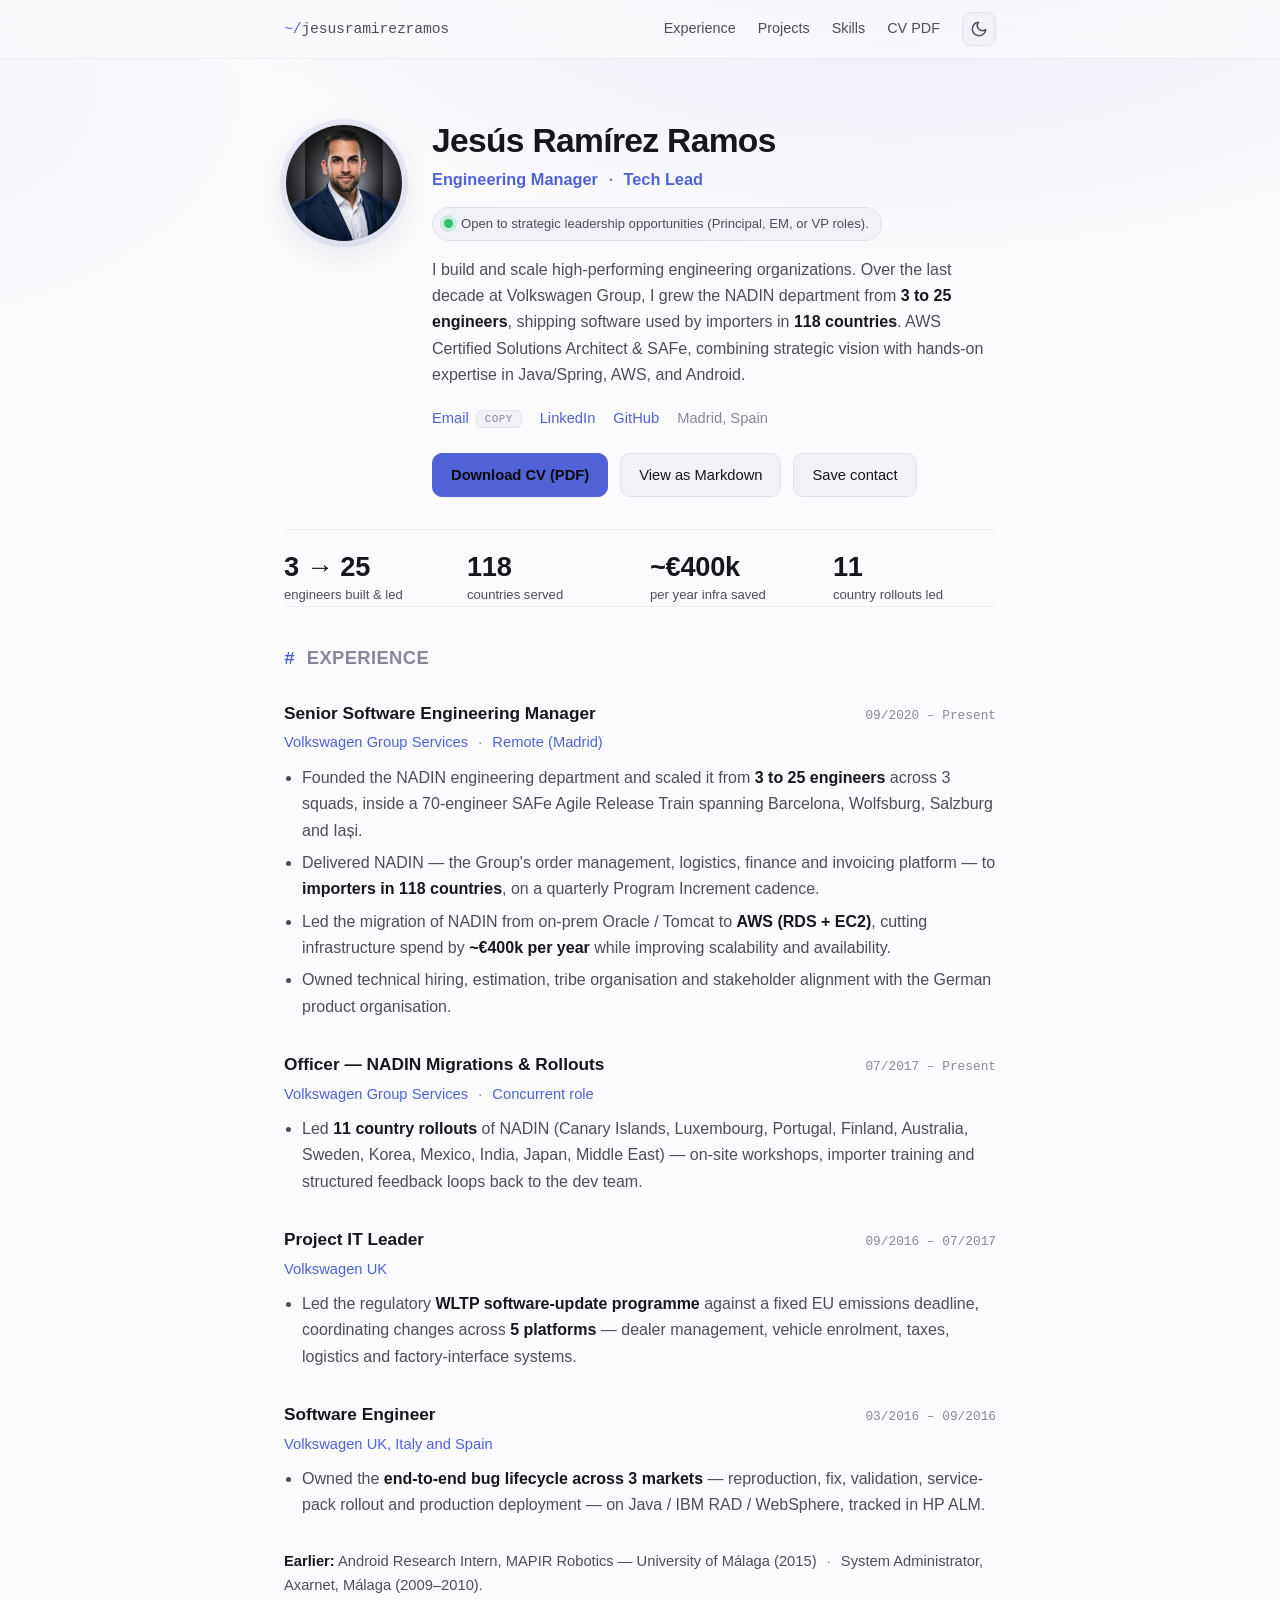
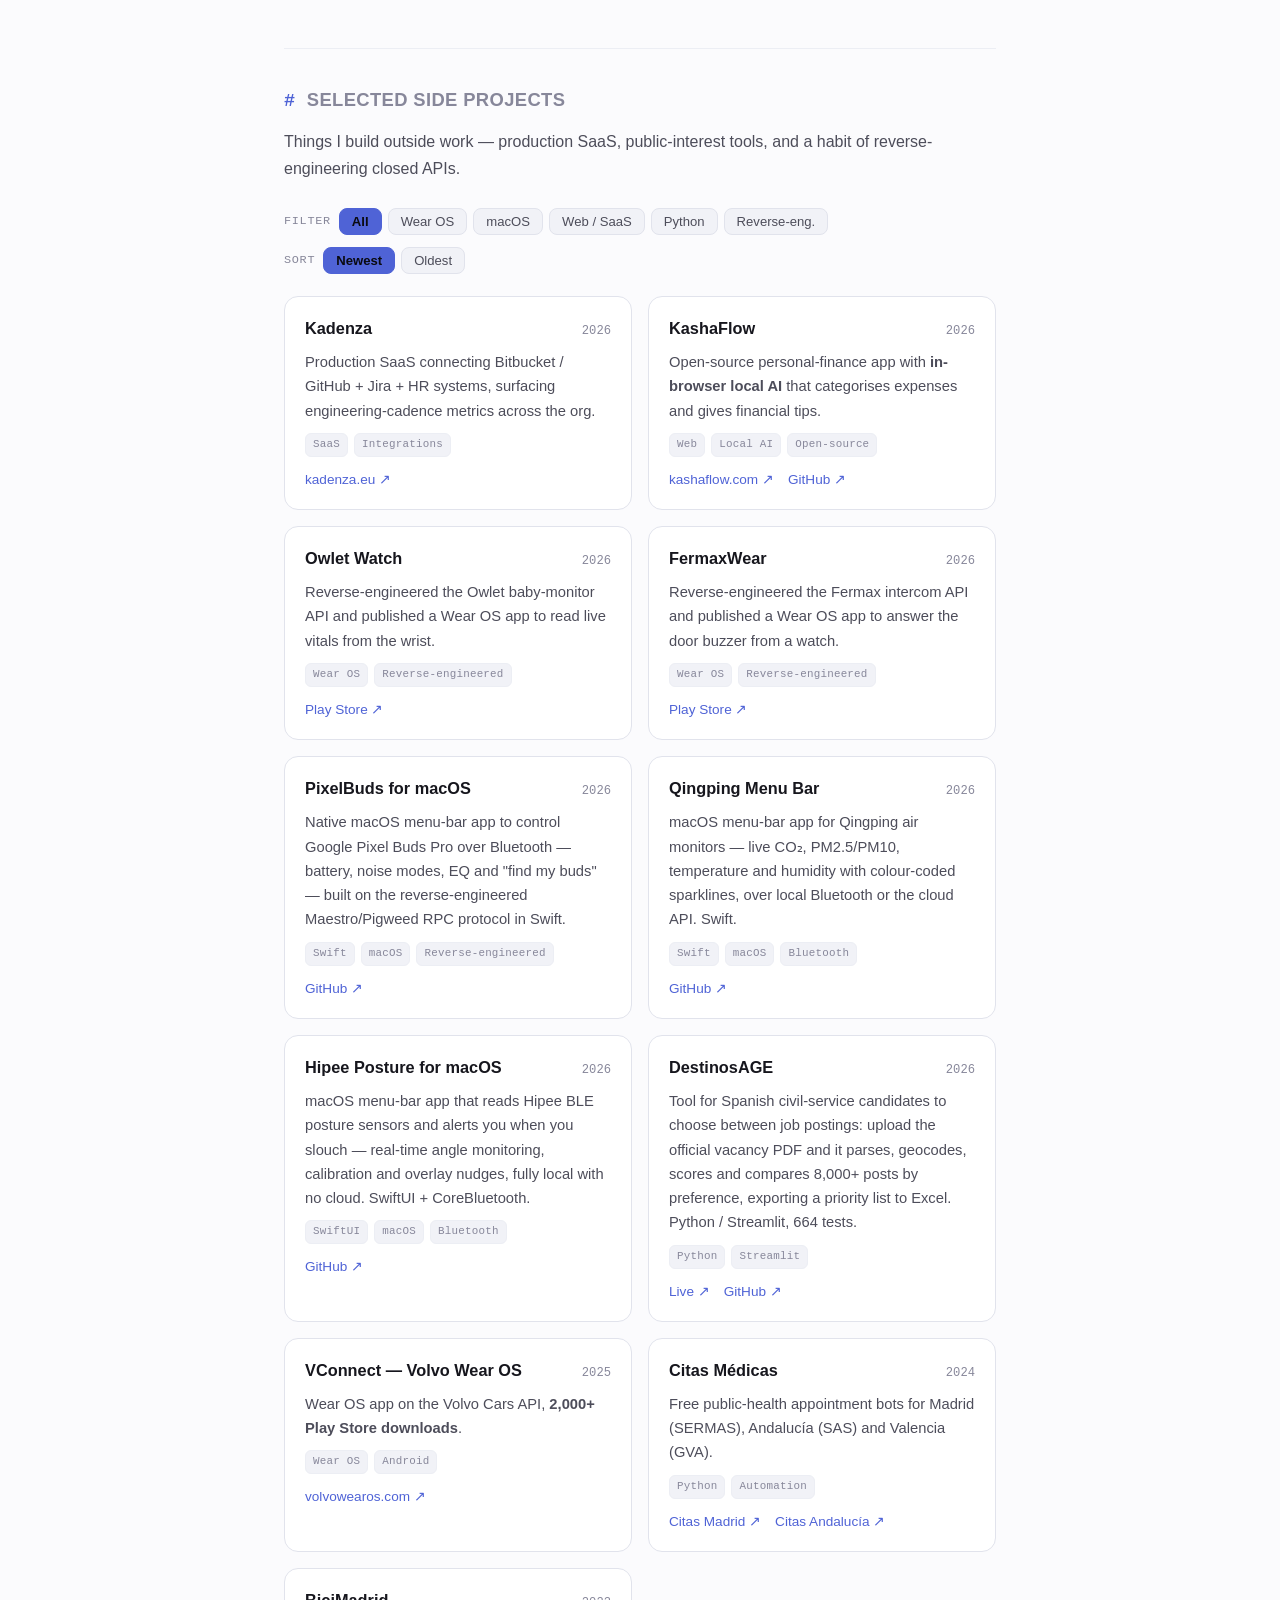
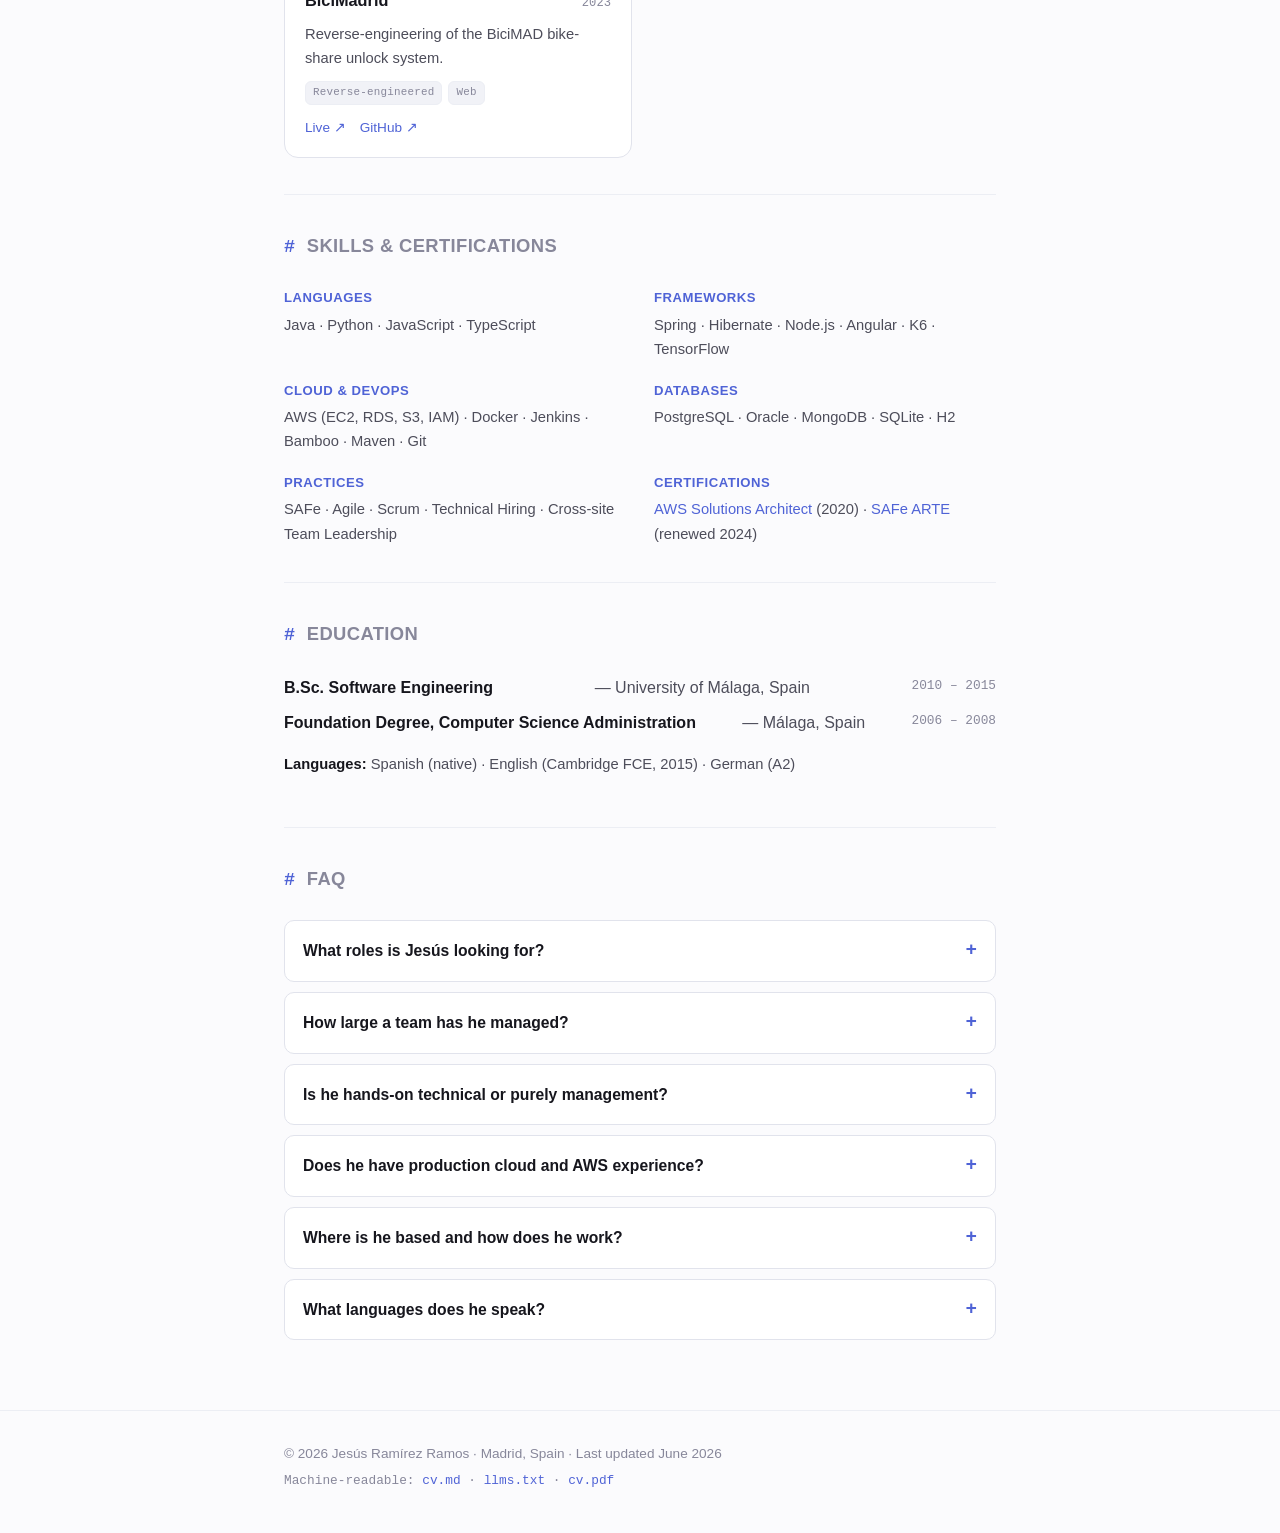
<file: index.html>
<!DOCTYPE html>
<html lang="en">
<head>
<meta charset="utf-8" />
<meta name="viewport" content="width=device-width, initial-scale=1" />
<meta name="color-scheme" content="dark light" />
<title>Jesús Ramírez Ramos — Engineering Manager &amp; Tech Lead</title>
<meta name="description" content="Jesús Ramírez Ramos — Engineering Manager and Tech Lead with 10+ years at Volkswagen Group. Built and scaled the NADIN engineering department from 3 to 25 engineers. AWS Certified Solutions Architect & SAFe. Based in Madrid, Spain." />
<meta name="author" content="Jesús Ramírez Ramos" />
<link rel="canonical" href="https://jesusramirezramos.com/" />

<!-- Open Graph / social + LLM preview -->
<meta property="og:type" content="profile" />
<meta property="og:title" content="Jesús Ramírez Ramos — Engineering Manager & Tech Lead" />
<meta property="og:description" content="Engineering Manager with 10+ years at Volkswagen Group. Scaled NADIN from 3 to 25 engineers, delivering software used by importers in 118 countries. AWS Certified Solutions Architect & SAFe." />
<meta property="og:url" content="https://jesusramirezramos.com/" />
<meta property="og:image" content="https://jesusramirezramos.com/assets/og.png" />
<meta property="og:image:width" content="1200" />
<meta property="og:image:height" content="630" />
<meta property="og:image:alt" content="Jesús Ramírez Ramos — Engineering Manager & Tech Lead" />
<meta property="profile:first_name" content="Jesús" />
<meta property="profile:last_name" content="Ramírez Ramos" />
<meta name="twitter:card" content="summary_large_image" />
<meta name="twitter:image" content="https://jesusramirezramos.com/assets/og.png" />

<!-- Tell models where the machine-readable versions live -->
<link rel="alternate" type="text/markdown" href="cv.md" title="CV (Markdown source)" />
<link rel="alternate" type="application/pdf" href="cv.pdf" title="CV (PDF)" />

<!-- Icons / PWA -->
<link rel="icon" href="favicon.svg" type="image/svg+xml" />
<link rel="icon" href="data:image/svg+xml,&lt;svg xmlns=%22http://www.w3.org/2000/svg%22 viewBox=%220 0 100 100%22&gt;&lt;rect width=%22100%22 height=%22100%22 rx=%2220%22 fill=%22%230b0b12%22/&gt;&lt;text x=%2250%22 y=%2268%22 font-size=%2256%22 text-anchor=%22middle%22 fill=%22%237c9cff%22 font-family=%22monospace%22&gt;J&lt;/text&gt;&lt;/svg&gt;" />
<link rel="apple-touch-icon" href="assets/apple-touch-icon.png" />
<meta name="theme-color" content="#0a0a0f" media="(prefers-color-scheme: dark)" />
<meta name="theme-color" content="#fbfbfd" media="(prefers-color-scheme: light)" />
<!-- Set theme before first paint (no flash). Saved choice wins; otherwise follow the OS. -->
<script>
  (function () {
    try {
      var saved = localStorage.getItem('theme');
      var theme = saved || (window.matchMedia('(prefers-color-scheme: light)').matches ? 'light' : 'dark');
      document.documentElement.setAttribute('data-theme', theme);
    } catch (e) {
      document.documentElement.setAttribute('data-theme', 'dark');
    }
  })();
</script>
<link rel="stylesheet" href="styles.css" />

<!-- Structured data: this is what Google / AI crawlers parse for entity understanding -->
<script type="application/ld+json">
{
  "@context": "https://schema.org",
  "@type": "Person",
  "@id": "https://jesusramirezramos.com/#person",
  "name": "Jesús Ramírez Ramos",
  "givenName": "Jesús",
  "familyName": "Ramírez Ramos",
  "jobTitle": "Engineering Manager / Tech Lead",
  "url": "https://jesusramirezramos.com/",
  "image": "https://jesusramirezramos.com/assets/avatar.jpg",
  "email": "mailto:contact@jesusramirezramos.com",
  "telephone": "+34645936524",
  "description": "Engineering Manager with 10+ years at Volkswagen Group. Built and scaled the NADIN engineering department from 3 people to a 25-engineer, 3-squad organisation inside a 70-engineer SAFe Agile Release Train across Spain, Germany, Austria and Romania, delivering software used by importers in 118 countries.",
  "address": {
    "@type": "PostalAddress",
    "addressLocality": "Madrid",
    "addressCountry": "ES"
  },
  "worksFor": {
    "@type": "Organization",
    "name": "Volkswagen Group Services"
  },
  "alumniOf": [
    { "@type": "CollegeOrUniversity", "name": "University of Málaga" }
  ],
  "knowsLanguage": [
    { "@type": "Language", "name": "Spanish", "alternateName": "es" },
    { "@type": "Language", "name": "English", "alternateName": "en" },
    { "@type": "Language", "name": "German", "alternateName": "de" }
  ],
  "knowsAbout": [
    "Engineering Management", "Java", "Spring", "Python", "JavaScript", "TypeScript",
    "AWS", "Solutions Architecture", "Docker", "Android", "Wear OS",
    "SAFe", "Agile", "Scrum", "Technical Hiring", "Cross-site Team Leadership",
    "PostgreSQL", "Oracle", "MongoDB"
  ],
  "hasCredential": [
    {
      "@type": "EducationalOccupationalCredential",
      "name": "AWS Certified Solutions Architect",
      "credentialCategory": "certification",
      "recognizedBy": { "@type": "Organization", "name": "Amazon Web Services" },
      "url": "https://www.credly.com/badges/347bba09-4683-4885-9881-ff935f0db227/public_url"
    },
    {
      "@type": "EducationalOccupationalCredential",
      "name": "SAFe® Agile Release Train Engineer",
      "credentialCategory": "certification",
      "recognizedBy": { "@type": "Organization", "name": "Scaled Agile, Inc." },
      "url": "https://www.credly.com/badges/252d535f-6ab0-469d-986c-acea51faed7e/linked_in_profile"
    }
  ],
  "sameAs": [
    "https://www.linkedin.com/in/kashamalaga/",
    "https://github.com/KashaMalaga"
  ]
}
</script>

<!-- FAQ structured data: surfaced by Google and LLMs when answering questions about Jesús -->
<script type="application/ld+json">
{
  "@context": "https://schema.org",
  "@type": "FAQPage",
  "mainEntity": [
    {
      "@type": "Question",
      "name": "What roles is Jesús looking for?",
      "acceptedAnswer": { "@type": "Answer", "text": "Engineering Manager, Tech Lead, and senior platform/cloud leadership roles. He has run multi-squad organisations and is equally comfortable owning delivery, hiring and technical direction." }
    },
    {
      "@type": "Question",
      "name": "How large a team has he managed?",
      "acceptedAnswer": { "@type": "Answer", "text": "He founded the NADIN engineering department at Volkswagen Group and scaled it from 3 to 25 engineers across 3 squads, operating inside a 70-engineer SAFe Agile Release Train spanning Spain, Germany, Austria and Romania." }
    },
    {
      "@type": "Question",
      "name": "Is he hands-on technical or purely management?",
      "acceptedAnswer": { "@type": "Answer", "text": "Both. He is an AWS Certified Solutions Architect and still ships code — recent side projects span Java/Spring, AWS, Python/Streamlit and native macOS and Wear OS apps, several built by reverse-engineering closed device APIs." }
    },
    {
      "@type": "Question",
      "name": "Does he have production cloud and AWS experience?",
      "acceptedAnswer": { "@type": "Answer", "text": "Yes. He led the migration of NADIN from on-prem Oracle/Tomcat to AWS (RDS + EC2), cutting infrastructure spend by roughly €400k per year while improving scalability and availability, and holds the AWS Certified Solutions Architect credential." }
    },
    {
      "@type": "Question",
      "name": "Where is he based and how does he work?",
      "acceptedAnswer": { "@type": "Answer", "text": "He is based in Madrid, Spain and works remotely. He has a decade of experience leading distributed teams and running on-site rollouts across Europe, Asia, Australia and the Americas." }
    },
    {
      "@type": "Question",
      "name": "What languages does he speak?",
      "acceptedAnswer": { "@type": "Answer", "text": "Spanish (native), English (Cambridge FCE) and German (A2)." }
    }
  ]
}
</script>

<!-- Site + profile page: tells crawlers this is the canonical profile and how fresh it is -->
<script type="application/ld+json">
{
  "@context": "https://schema.org",
  "@graph": [
    {
      "@type": "WebSite",
      "@id": "https://jesusramirezramos.com/#website",
      "url": "https://jesusramirezramos.com/",
      "name": "Jesús Ramírez Ramos",
      "inLanguage": "en",
      "author": { "@id": "https://jesusramirezramos.com/#person" }
    },
    {
      "@type": "ProfilePage",
      "@id": "https://jesusramirezramos.com/#profilepage",
      "url": "https://jesusramirezramos.com/",
      "name": "Jesús Ramírez Ramos — Engineering Manager & Tech Lead",
      "isPartOf": { "@id": "https://jesusramirezramos.com/#website" },
      "dateModified": "2026-06-30",
      "mainEntity": { "@id": "https://jesusramirezramos.com/#person" }
    }
  ]
}
</script>

<!-- Side projects as structured items so an LLM can cite them individually -->
<script type="application/ld+json">
{
  "@context": "https://schema.org",
  "@type": "ItemList",
  "name": "Side projects by Jesús Ramírez Ramos",
  "itemListOrder": "https://schema.org/ItemListOrderDescending",
  "itemListElement": [
    { "@type": "ListItem", "position": 1, "item": {
      "@type": "WebApplication", "name": "Kadenza", "url": "https://kadenza.eu",
      "applicationCategory": "BusinessApplication", "datePublished": "2026",
      "description": "Production SaaS connecting Bitbucket/GitHub, Jira and HR systems to surface engineering-cadence metrics across an organisation.",
      "author": { "@id": "https://jesusramirezramos.com/#person" } } },
    { "@type": "ListItem", "position": 2, "item": {
      "@type": "WebApplication", "name": "KashaFlow", "url": "https://kashaflow.com",
      "applicationCategory": "FinanceApplication", "datePublished": "2026",
      "description": "Open-source personal-finance app with in-browser local AI that categorises expenses and gives financial tips.",
      "author": { "@id": "https://jesusramirezramos.com/#person" } } },
    { "@type": "ListItem", "position": 3, "item": {
      "@type": "MobileApplication", "name": "Owlet Watch", "url": "https://play.google.com/store/apps/details?id=com.kshmlg.owletwatch",
      "operatingSystem": "Wear OS", "applicationCategory": "HealthApplication", "datePublished": "2026",
      "description": "Wear OS app built by reverse-engineering the Owlet baby-monitor API to read live vitals from the wrist.",
      "author": { "@id": "https://jesusramirezramos.com/#person" } } },
    { "@type": "ListItem", "position": 4, "item": {
      "@type": "MobileApplication", "name": "FermaxWear", "url": "https://play.google.com/store/apps/details?id=com.kashamlg.fermaxwear",
      "operatingSystem": "Wear OS", "applicationCategory": "UtilitiesApplication", "datePublished": "2026",
      "description": "Wear OS app built by reverse-engineering the Fermax intercom API to answer the door buzzer from a watch.",
      "author": { "@id": "https://jesusramirezramos.com/#person" } } },
    { "@type": "ListItem", "position": 5, "item": {
      "@type": "SoftwareApplication", "name": "PixelBuds for macOS", "url": "https://github.com/KashaMalaga/PixelBudsMacOS",
      "operatingSystem": "macOS", "applicationCategory": "UtilitiesApplication", "datePublished": "2026",
      "description": "Native macOS menu-bar app controlling Google Pixel Buds Pro over Bluetooth via the reverse-engineered Maestro/Pigweed RPC protocol. Swift.",
      "author": { "@id": "https://jesusramirezramos.com/#person" } } },
    { "@type": "ListItem", "position": 6, "item": {
      "@type": "SoftwareApplication", "name": "Qingping Menu Bar", "url": "https://github.com/KashaMalaga/QingpingMenuBar",
      "operatingSystem": "macOS", "applicationCategory": "UtilitiesApplication", "datePublished": "2026",
      "description": "macOS menu-bar app showing live CO₂, PM2.5/PM10, temperature and humidity from Qingping air monitors over Bluetooth or cloud. Swift.",
      "author": { "@id": "https://jesusramirezramos.com/#person" } } },
    { "@type": "ListItem", "position": 7, "item": {
      "@type": "SoftwareApplication", "name": "Hipee Posture for macOS", "url": "https://github.com/KashaMalaga/Hipee_Posture_MacOS",
      "operatingSystem": "macOS", "applicationCategory": "HealthApplication", "datePublished": "2026",
      "description": "macOS menu-bar app reading Hipee BLE posture sensors and alerting on slouching, fully local. SwiftUI + CoreBluetooth.",
      "author": { "@id": "https://jesusramirezramos.com/#person" } } },
    { "@type": "ListItem", "position": 8, "item": {
      "@type": "WebApplication", "name": "DestinosAGE", "url": "https://destinos-age.streamlit.app/",
      "applicationCategory": "BusinessApplication", "datePublished": "2026",
      "description": "Streamlit tool that parses official Spanish civil-service vacancy PDFs and scores/compares 8,000+ postings by preference, exporting a priority list to Excel. Python.",
      "author": { "@id": "https://jesusramirezramos.com/#person" } } },
    { "@type": "ListItem", "position": 9, "item": {
      "@type": "MobileApplication", "name": "VConnect — Volvo Wear OS", "url": "https://volvowearos.com",
      "operatingSystem": "Wear OS", "applicationCategory": "TravelApplication", "datePublished": "2025",
      "description": "Wear OS app on the Volvo Cars API, with 2,000+ Play Store downloads.",
      "author": { "@id": "https://jesusramirezramos.com/#person" } } },
    { "@type": "ListItem", "position": 10, "item": {
      "@type": "WebApplication", "name": "Citas Médicas", "url": "https://citas-mad.fly.dev",
      "applicationCategory": "HealthApplication", "datePublished": "2024",
      "description": "Free public-health appointment bots for Madrid (SERMAS), Andalucía (SAS) and Valencia (GVA). Python.",
      "author": { "@id": "https://jesusramirezramos.com/#person" } } },
    { "@type": "ListItem", "position": 11, "item": {
      "@type": "WebApplication", "name": "BiciMadrid", "url": "https://bicimadrid-lite.vercel.app/",
      "applicationCategory": "TravelApplication", "datePublished": "2023",
      "description": "Reverse-engineering of the BiciMAD bike-share unlock system.",
      "author": { "@id": "https://jesusramirezramos.com/#person" } } }
  ]
}
</script>
</head>

<body>
<a class="skip" href="#main">Skip to content</a>

<header class="site-header">
  <div class="wrap header-inner">
    <span class="brand"><span class="brand-mark">~/</span>jesusramirezramos</span>
    <nav aria-label="Primary">
      <a href="#experience">Experience</a>
      <a href="#projects">Projects</a>
      <a href="#skills">Skills</a>
      <a href="cv.pdf">CV&nbsp;PDF</a>
      <button id="theme-toggle" class="theme-toggle" type="button" aria-label="Switch colour theme">
        <svg class="icon-sun" width="18" height="18" viewBox="0 0 24 24" fill="none" stroke="currentColor" stroke-width="2" stroke-linecap="round" stroke-linejoin="round" aria-hidden="true">
          <circle cx="12" cy="12" r="4"></circle>
          <path d="M12 2v2M12 20v2M4.93 4.93l1.41 1.41M17.66 17.66l1.41 1.41M2 12h2M20 12h2M6.34 17.66l-1.41 1.41M19.07 4.93l-1.41 1.41"></path>
        </svg>
        <svg class="icon-moon" width="18" height="18" viewBox="0 0 24 24" fill="none" stroke="currentColor" stroke-width="2" stroke-linecap="round" stroke-linejoin="round" aria-hidden="true">
          <path d="M21 12.79A9 9 0 1 1 11.21 3 7 7 0 0 0 21 12.79z"></path>
        </svg>
      </button>
    </nav>
  </div>
</header>

<main id="main" class="wrap">

  <!-- HERO -->
  <section class="hero" aria-label="Introduction">
    <img class="avatar" src="assets/avatar.jpg" width="120" height="120"
         alt="Portrait of Jesús Ramírez Ramos" />
    <div class="hero-text">
      <h1>Jesús Ramírez Ramos</h1>
      <p class="role">Engineering Manager <span class="sep">·</span> Tech Lead</p>
      <p class="status">
        <span class="status-dot" aria-hidden="true"></span>
        Open to strategic leadership opportunities (Principal, EM, or VP roles).
      </p>

      <p class="tagline">
        I build and scale high-performing engineering organizations. Over the last decade at Volkswagen Group, 
        I grew the NADIN department from <strong>3 to 25 engineers</strong>, shipping software 
        used by importers in <strong>118 countries</strong>. AWS Certified Solutions Architect &amp; SAFe, 
        combining strategic vision with hands-on expertise in Java/Spring, AWS, and Android.
      </p>
      <ul class="contact" aria-label="Contact and profiles">
        <li>
          <a href="mailto:contact@jesusramirezramos.com">Email</a>
          <button type="button" class="copy-email" data-email="contact@jesusramirezramos.com" aria-label="Copy email address">
            <span class="copy-text">copy</span>
          </button>
        </li>
        <li><a href="https://www.linkedin.com/in/kashamalaga/" rel="me">LinkedIn</a></li>
        <li><a href="https://github.com/KashaMalaga" rel="me">GitHub</a></li>
        <li><span class="loc">Madrid, Spain</span></li>
      </ul>
      <div class="cta">
        <a class="btn btn-primary" href="cv.pdf">Download CV (PDF)</a>
        <a class="btn" href="cv.md">View as Markdown</a>
        <a class="btn" href="jesus-ramirez-ramos.vcf" download>Save contact</a>
      </div>
    </div>
  </section>

  <!-- METRICS -->
  <ul class="metrics" aria-label="Career highlights">
    <li><span class="metric-num">3&nbsp;→&nbsp;25</span><span class="metric-label">engineers built &amp; led</span></li>
    <li><span class="metric-num">118</span><span class="metric-label">countries served</span></li>
    <li><span class="metric-num">~€400k</span><span class="metric-label">per&nbsp;year infra saved</span></li>
    <li><span class="metric-num">11</span><span class="metric-label">country rollouts led</span></li>
  </ul>

  <!-- EXPERIENCE -->
  <section id="experience" aria-labelledby="experience-h">
    <h2 id="experience-h">Experience</h2>

    <article class="entry">
      <div class="entry-head">
        <h3>Senior Software Engineering Manager</h3>
        <span class="period">09/2020 – Present</span>
      </div>
      <p class="org">Volkswagen Group Services <span class="sep">·</span> Remote (Madrid)</p>
      <ul>
        <li>Founded the NADIN engineering department and scaled it from <strong>3 to 25 engineers</strong> across 3 squads, inside a 70-engineer SAFe Agile Release Train spanning Barcelona, Wolfsburg, Salzburg and Iași.</li>
        <li>Delivered NADIN — the Group's order management, logistics, finance and invoicing platform — to <strong>importers in 118 countries</strong>, on a quarterly Program Increment cadence.</li>
        <li>Led the migration of NADIN from on-prem Oracle / Tomcat to <strong>AWS (RDS + EC2)</strong>, cutting infrastructure spend by <strong>~€400k per year</strong> while improving scalability and availability.</li>
        <li>Owned technical hiring, estimation, tribe organisation and stakeholder alignment with the German product organisation.</li>
      </ul>
    </article>

    <article class="entry">
      <div class="entry-head">
        <h3>Officer — NADIN Migrations &amp; Rollouts</h3>
        <span class="period">07/2017 – Present</span>
      </div>
      <p class="org">Volkswagen Group Services <span class="sep">·</span> Concurrent role</p>
      <ul>
        <li>Led <strong>11 country rollouts</strong> of NADIN (Canary Islands, Luxembourg, Portugal, Finland, Australia, Sweden, Korea, Mexico, India, Japan, Middle East) — on-site workshops, importer training and structured feedback loops back to the dev team.</li>
      </ul>
    </article>

    <article class="entry">
      <div class="entry-head">
        <h3>Project IT Leader</h3>
        <span class="period">09/2016 – 07/2017</span>
      </div>
      <p class="org">Volkswagen UK</p>
      <ul>
        <li>Led the regulatory <strong>WLTP software-update programme</strong> against a fixed EU emissions deadline, coordinating changes across <strong>5 platforms</strong> — dealer management, vehicle enrolment, taxes, logistics and factory-interface systems.</li>
      </ul>
    </article>

    <article class="entry">
      <div class="entry-head">
        <h3>Software Engineer</h3>
        <span class="period">03/2016 – 09/2016</span>
      </div>
      <p class="org">Volkswagen UK, Italy and Spain</p>
      <ul>
        <li>Owned the <strong>end-to-end bug lifecycle across 3 markets</strong> — reproduction, fix, validation, service-pack rollout and production deployment — on Java / IBM RAD / WebSphere, tracked in HP ALM.</li>
      </ul>
    </article>

    <p class="earlier">
      <strong>Earlier:</strong> Android Research Intern, MAPIR Robotics — University of Málaga (2015)
      <span class="sep">·</span> System Administrator, Axarnet, Málaga (2009–2010).
    </p>
  </section>

  <!-- PROJECTS -->
  <section id="projects" aria-labelledby="projects-h">
    <h2 id="projects-h">Selected Side Projects</h2>
    <p class="section-lead">Things I build outside work — production SaaS, public-interest tools, and a habit of reverse-engineering closed APIs.</p>
    <div class="project-controls">
      <div class="filter-control" role="group" aria-label="Filter projects by technology">
        <span class="sort-label">Filter</span>
        <button type="button" class="filter-btn is-active" data-filter="all" aria-pressed="true">All</button>
        <button type="button" class="filter-btn" data-filter="wearos" aria-pressed="false">Wear&nbsp;OS</button>
        <button type="button" class="filter-btn" data-filter="macos" aria-pressed="false">macOS</button>
        <button type="button" class="filter-btn" data-filter="web" aria-pressed="false">Web&nbsp;/&nbsp;SaaS</button>
        <button type="button" class="filter-btn" data-filter="python" aria-pressed="false">Python</button>
        <button type="button" class="filter-btn" data-filter="reverse" aria-pressed="false">Reverse-eng.</button>
      </div>
      <div class="sort-control" role="group" aria-label="Sort projects by year">
        <span class="sort-label">Sort</span>
        <button type="button" class="sort-btn is-active" data-order="desc" aria-pressed="true">Newest</button>
        <button type="button" class="sort-btn" data-order="asc" aria-pressed="false">Oldest</button>
      </div>
    </div>
    <p class="filter-empty" hidden>No projects match that filter.</p>

    <div class="cards">
      <article class="card" data-year="2026" data-tags="web">
        <div class="card-top"><h3><a href="https://kadenza.eu">Kadenza</a></h3><span class="year">2026</span></div>
        <p>Production SaaS connecting Bitbucket / GitHub + Jira + HR systems, surfacing engineering-cadence metrics across the org.</p>
        <ul class="tags"><li>SaaS</li><li>Integrations</li></ul>
        <p class="links"><a href="https://kadenza.eu">kadenza.eu&nbsp;↗</a></p>
      </article>

      <article class="card" data-year="2026" data-tags="web">
        <div class="card-top"><h3><a href="https://kashaflow.com">KashaFlow</a></h3><span class="year">2026</span></div>
        <p>Open-source personal-finance app with <strong>in-browser local AI</strong> that categorises expenses and gives financial tips.</p>
        <ul class="tags"><li>Web</li><li>Local AI</li><li>Open-source</li></ul>
        <p class="links"><a href="https://kashaflow.com">kashaflow.com&nbsp;↗</a> <a href="https://github.com/KashaMalaga/KashaFlow">GitHub&nbsp;↗</a></p>
      </article>

      <article class="card" data-year="2026" data-tags="wearos reverse">
        <div class="card-top"><h3><a href="https://play.google.com/store/apps/details?id=com.kshmlg.owletwatch">Owlet Watch</a></h3><span class="year">2026</span></div>
        <p>Reverse-engineered the Owlet baby-monitor API and published a Wear OS app to read live vitals from the wrist.</p>
        <ul class="tags"><li>Wear OS</li><li>Reverse-engineered</li></ul>
        <p class="links"><a href="https://play.google.com/store/apps/details?id=com.kshmlg.owletwatch">Play Store&nbsp;↗</a></p>
      </article>

      <article class="card" data-year="2026" data-tags="wearos reverse">
        <div class="card-top"><h3><a href="https://play.google.com/store/apps/details?id=com.kashamlg.fermaxwear">FermaxWear</a></h3><span class="year">2026</span></div>
        <p>Reverse-engineered the Fermax intercom API and published a Wear OS app to answer the door buzzer from a watch.</p>
        <ul class="tags"><li>Wear OS</li><li>Reverse-engineered</li></ul>
        <p class="links"><a href="https://play.google.com/store/apps/details?id=com.kashamlg.fermaxwear">Play Store&nbsp;↗</a></p>
      </article>

      <article class="card" data-year="2026" data-tags="macos reverse">
        <div class="card-top"><h3><a href="https://github.com/KashaMalaga/PixelBudsMacOS">PixelBuds for macOS</a></h3><span class="year">2026</span></div>
        <p>Native macOS menu-bar app to control Google Pixel Buds Pro over Bluetooth — battery, noise modes, EQ and "find my buds" — built on the reverse-engineered Maestro/Pigweed RPC protocol in Swift.</p>
        <ul class="tags"><li>Swift</li><li>macOS</li><li>Reverse-engineered</li></ul>
        <p class="links"><a href="https://github.com/KashaMalaga/PixelBudsMacOS">GitHub&nbsp;↗</a></p>
      </article>

      <article class="card" data-year="2026" data-tags="macos">
        <div class="card-top"><h3><a href="https://github.com/KashaMalaga/QingpingMenuBar">Qingping Menu Bar</a></h3><span class="year">2026</span></div>
        <p>macOS menu-bar app for Qingping air monitors — live CO₂, PM2.5/PM10, temperature and humidity with colour-coded sparklines, over local Bluetooth or the cloud API. Swift.</p>
        <ul class="tags"><li>Swift</li><li>macOS</li><li>Bluetooth</li></ul>
        <p class="links"><a href="https://github.com/KashaMalaga/QingpingMenuBar">GitHub&nbsp;↗</a></p>
      </article>

      <article class="card" data-year="2026" data-tags="macos">
        <div class="card-top"><h3><a href="https://github.com/KashaMalaga/Hipee_Posture_MacOS">Hipee Posture for macOS</a></h3><span class="year">2026</span></div>
        <p>macOS menu-bar app that reads Hipee BLE posture sensors and alerts you when you slouch — real-time angle monitoring, calibration and overlay nudges, fully local with no cloud. SwiftUI + CoreBluetooth.</p>
        <ul class="tags"><li>SwiftUI</li><li>macOS</li><li>Bluetooth</li></ul>
        <p class="links"><a href="https://github.com/KashaMalaga/Hipee_Posture_MacOS">GitHub&nbsp;↗</a></p>
      </article>

      <article class="card" data-year="2026" data-tags="web python">
        <div class="card-top"><h3><a href="https://destinos-age.streamlit.app/">DestinosAGE</a></h3><span class="year">2026</span></div>
        <p>Tool for Spanish civil-service candidates to choose between job postings: upload the official vacancy PDF and it parses, geocodes, scores and compares 8,000+ posts by preference, exporting a priority list to Excel. Python / Streamlit, 664 tests.</p>
        <ul class="tags"><li>Python</li><li>Streamlit</li></ul>
        <p class="links"><a href="https://destinos-age.streamlit.app/">Live&nbsp;↗</a> <a href="https://github.com/KashaMalaga/DestinosAGE">GitHub&nbsp;↗</a></p>
      </article>

      <article class="card" data-year="2025" data-tags="wearos">
        <div class="card-top"><h3><a href="https://volvowearos.com">VConnect — Volvo Wear OS</a></h3><span class="year">2025</span></div>
        <p>Wear OS app on the Volvo Cars API, <strong>2,000+ Play Store downloads</strong>.</p>
        <ul class="tags"><li>Wear OS</li><li>Android</li></ul>
        <p class="links"><a href="https://volvowearos.com">volvowearos.com&nbsp;↗</a></p>
      </article>

      <article class="card" data-year="2024" data-tags="web python">
        <div class="card-top"><h3><a href="https://citas-mad.fly.dev">Citas Médicas</a></h3><span class="year">2024</span></div>
        <p>Free public-health appointment bots for Madrid (SERMAS), Andalucía (SAS) and Valencia (GVA).</p>
        <ul class="tags"><li>Python</li><li>Automation</li></ul>
        <p class="links">
          <a href="https://citas-mad.fly.dev">Citas Madrid&nbsp;↗</a>
          <a href="https://citas-sas.fly.dev">Citas Andalucía&nbsp;↗</a>
        </p>
      </article>

      <article class="card" data-year="2023" data-tags="web reverse">
        <div class="card-top"><h3><a href="https://bicimadrid-lite.vercel.app/">BiciMadrid</a></h3><span class="year">2023</span></div>
        <p>Reverse-engineering of the BiciMAD bike-share unlock system.</p>
        <ul class="tags"><li>Reverse-engineered</li><li>Web</li></ul>
        <p class="links"><a href="https://bicimadrid-lite.vercel.app/">Live&nbsp;↗</a> <a href="https://github.com/KashaMalaga/bicimadrid_lite">GitHub&nbsp;↗</a></p>
      </article>
    </div>
  </section>

  <!-- SKILLS -->
  <section id="skills" aria-labelledby="skills-h">
    <h2 id="skills-h">Skills &amp; Certifications</h2>
    <div class="skills-grid">
      <div class="skill-block">
        <h3>Languages</h3>
        <p>Java · Python · JavaScript · TypeScript</p>
      </div>
      <div class="skill-block">
        <h3>Frameworks</h3>
        <p>Spring · Hibernate · Node.js · Angular · K6 · TensorFlow</p>
      </div>
      <div class="skill-block">
        <h3>Cloud &amp; DevOps</h3>
        <p>AWS (EC2, RDS, S3, IAM) · Docker · Jenkins · Bamboo · Maven · Git</p>
      </div>
      <div class="skill-block">
        <h3>Databases</h3>
        <p>PostgreSQL · Oracle · MongoDB · SQLite · H2</p>
      </div>
      <div class="skill-block">
        <h3>Practices</h3>
        <p>SAFe · Agile · Scrum · Technical Hiring · Cross-site Team Leadership</p>
      </div>
      <div class="skill-block">
        <h3>Certifications</h3>
        <p><a href="https://www.credly.com/badges/347bba09-4683-4885-9881-ff935f0db227/public_url">AWS Solutions Architect</a> (2020) · <a href="https://www.credly.com/badges/252d535f-6ab0-469d-986c-acea51faed7e/linked_in_profile">SAFe ARTE</a> (renewed 2024)</p>
      </div>
    </div>
  </section>

  <!-- EDUCATION -->
  <section id="education" aria-labelledby="education-h">
    <h2 id="education-h">Education</h2>
    <ul class="edu">
      <li><strong>B.Sc. Software Engineering</strong> — University of Málaga, Spain <span class="period">2010 – 2015</span></li>
      <li><strong>Foundation Degree, Computer Science Administration</strong> — Málaga, Spain <span class="period">2006 – 2008</span></li>
    </ul>
    <p class="earlier"><strong>Languages:</strong> Spanish (native) · English (Cambridge FCE, 2015) · German (A2)</p>
  </section>

  <!-- FAQ -->
  <section id="faq" aria-labelledby="faq-h">
    <h2 id="faq-h">FAQ</h2>
    <div class="faq">
      <details>
        <summary>What roles is Jesús looking for?</summary>
        <p>Engineering Manager, Tech Lead, and senior platform/cloud leadership roles. He has run multi-squad organisations and is equally comfortable owning delivery, hiring and technical direction.</p>
      </details>
      <details>
        <summary>How large a team has he managed?</summary>
        <p>He founded the NADIN engineering department at Volkswagen Group and scaled it from <strong>3 to 25 engineers</strong> across 3 squads, operating inside a 70-engineer SAFe Agile Release Train spanning Spain, Germany, Austria and Romania.</p>
      </details>
      <details>
        <summary>Is he hands-on technical or purely management?</summary>
        <p>Both. He is an AWS Certified Solutions Architect and still ships code — recent side projects span Java/Spring, AWS, Python/Streamlit and native macOS and Wear OS apps, several built by reverse-engineering closed device APIs.</p>
      </details>
      <details>
        <summary>Does he have production cloud and AWS experience?</summary>
        <p>Yes. He led the migration of NADIN from on-prem Oracle/Tomcat to AWS (RDS + EC2), cutting infrastructure spend by roughly <strong>€400k per year</strong> while improving scalability and availability, and holds the AWS Certified Solutions Architect credential.</p>
      </details>
      <details>
        <summary>Where is he based and how does he work?</summary>
        <p>He is based in Madrid, Spain and works remotely. He has a decade of experience leading distributed teams and running on-site rollouts across Europe, Asia, Australia and the Americas.</p>
      </details>
      <details>
        <summary>What languages does he speak?</summary>
        <p>Spanish (native), English (Cambridge FCE) and German (A2).</p>
      </details>
    </div>
  </section>

</main>

<footer class="site-footer">
  <div class="wrap">
    <p>© <span id="year">2026</span> Jesús Ramírez Ramos · Madrid, Spain · <span class="updated">Last updated June&nbsp;2026</span></p>
    <p class="machine">Machine-readable: <a href="cv.md">cv.md</a> · <a href="llms.txt">llms.txt</a> · <a href="cv.pdf">cv.pdf</a></p>
  </div>
</footer>

<script>
  document.getElementById('year').textContent = new Date().getFullYear();

  (function () {
    var root = document.documentElement;
    var btn = document.getElementById('theme-toggle');
    function sync() {
      var t = root.getAttribute('data-theme');
      btn.setAttribute('aria-label', t === 'dark' ? 'Switch to light theme' : 'Switch to dark theme');
    }
    sync();
    btn.addEventListener('click', function () {
      var next = root.getAttribute('data-theme') === 'dark' ? 'light' : 'dark';
      root.setAttribute('data-theme', next);
      try { localStorage.setItem('theme', next); } catch (e) {}
      sync();
    });
  })();

  // Project sort by year (Newest / Oldest). Stable, so cards within the same year keep their curated order.
  (function () {
    var grid = document.querySelector('#projects .cards');
    var buttons = document.querySelectorAll('.sort-control .sort-btn');
    if (!grid || !buttons.length) return;
    var cards = [].slice.call(grid.querySelectorAll('.card'));

    function sortBy(order) {
      var dir = order === 'asc' ? 1 : -1;
      cards.slice()
        .sort(function (a, b) {
          return (parseInt(a.dataset.year, 10) - parseInt(b.dataset.year, 10)) * dir;
        })
        .forEach(function (card) { grid.appendChild(card); });
      buttons.forEach(function (b) {
        var active = b.dataset.order === order;
        b.classList.toggle('is-active', active);
        b.setAttribute('aria-pressed', active ? 'true' : 'false');
      });
    }

    buttons.forEach(function (b) {
      b.addEventListener('click', function () { sortBy(b.dataset.order); });
    });
  })();

  // Project filter by technology
  (function () {
    var grid = document.querySelector('#projects .cards');
    var buttons = document.querySelectorAll('.filter-control .filter-btn');
    var empty = document.querySelector('.filter-empty');
    if (!grid || !buttons.length) return;
    var cards = [].slice.call(grid.querySelectorAll('.card'));

    function filterBy(tag) {
      var shown = 0;
      cards.forEach(function (card) {
        var tags = (card.dataset.tags || '').split(/\s+/);
        var match = tag === 'all' || tags.indexOf(tag) !== -1;
        card.classList.toggle('is-hidden', !match);
        if (match) shown++;
      });
      if (empty) empty.hidden = shown !== 0;
      buttons.forEach(function (b) {
        var active = b.dataset.filter === tag;
        b.classList.toggle('is-active', active);
        b.setAttribute('aria-pressed', active ? 'true' : 'false');
      });
    }

    buttons.forEach(function (b) {
      b.addEventListener('click', function () { filterBy(b.dataset.filter); });
    });
  })();

  // Copy email to clipboard
  (function () {
    var btn = document.querySelector('.copy-email');
    if (!btn) return;
    var label = btn.querySelector('.copy-text');
    btn.addEventListener('click', function () {
      var email = btn.dataset.email;
      function done() {
        btn.classList.add('copied');
        label.textContent = 'copied!';
        setTimeout(function () { btn.classList.remove('copied'); label.textContent = 'copy'; }, 1600);
      }
      if (navigator.clipboard && navigator.clipboard.writeText) {
        navigator.clipboard.writeText(email).then(done).catch(done);
      } else {
        var t = document.createElement('textarea');
        t.value = email; document.body.appendChild(t); t.select();
        try { document.execCommand('copy'); } catch (e) {}
        document.body.removeChild(t); done();
      }
    });
  })();
</script>
</body>
</html>
</file>
<file: styles.css>
:root {
  --bg: #0a0a0f;
  --bg-soft: #12121b;
  --bg-card: #15151f;
  --border: #24242f;
  --border-soft: #1c1c26;
  --text: #e7e7ee;
  --text-dim: #a0a0b0;
  --text-faint: #6b6b7b;
  --accent: #7c9cff;
  --accent-bright: #9db4ff;
  --accent-glow: rgba(124, 156, 255, 0.14);
  --maxw: 760px;
  --radius: 14px;
  --font: -apple-system, BlinkMacSystemFont, "Segoe UI", Roboto, Helvetica, Arial, sans-serif;
  --mono: ui-monospace, "SF Mono", "JetBrains Mono", Menlo, Consolas, monospace;
  --shadow-card: 0 12px 40px rgba(0, 0, 0, 0.5);
  --header-bg: rgba(10, 10, 15, 0.72);
}

/* Light theme overrides */
[data-theme="light"] {
  --bg: #fbfbfd;
  --bg-soft: #f1f2f7;
  --bg-card: #ffffff;
  --border: #e1e3ec;
  --border-soft: #eceef4;
  --text: #16161d;
  --text-dim: #4d4d5a;
  --text-faint: #87879a;
  --accent: #4f63d6;
  --accent-bright: #3a4cc0;
  --accent-glow: rgba(79, 99, 214, 0.10);
  --shadow-card: 0 10px 30px rgba(40, 50, 90, 0.10);
  --header-bg: rgba(251, 251, 253, 0.8);
}

* { box-sizing: border-box; }

html {
  scroll-behavior: smooth;
  overflow-x: hidden;
  -webkit-text-size-adjust: 100%;
  text-size-adjust: 100%;
}

body {
  margin: 0;
  background: var(--bg);
  background-image:
    radial-gradient(1200px 600px at 70% -10%, var(--accent-glow), transparent 60%),
    radial-gradient(800px 500px at -10% 10%, rgba(124,156,255,0.06), transparent 55%);
  background-attachment: fixed;
  color: var(--text);
  font-family: var(--font);
  font-size: 16px;
  line-height: 1.65;
  -webkit-font-smoothing: antialiased;
  transition: background-color .25s ease, color .25s ease;
}

.wrap { max-width: var(--maxw); margin: 0 auto; padding: 0 24px; }

a { color: var(--accent); text-decoration: none; transition: color .15s ease; }
a:hover { color: var(--accent-bright); text-decoration: underline; text-underline-offset: 3px; }

.skip {
  position: absolute; left: -999px; top: 0;
  background: var(--accent); color: #0a0a0f; padding: 8px 14px; border-radius: 8px; z-index: 100;
}
.skip:focus { left: 12px; top: 12px; }

/* Header */
.site-header {
  position: sticky; top: 0; z-index: 50;
  backdrop-filter: blur(12px);
  background: var(--header-bg);
  border-bottom: 1px solid var(--border-soft);
  transition: background-color .25s ease, border-color .25s ease;
}
.header-inner { display: flex; align-items: center; justify-content: space-between; height: 58px; }
.brand { font-family: var(--mono); font-size: .92rem; color: var(--text-dim); letter-spacing: -.01em; min-width: 0; overflow: hidden; text-overflow: ellipsis; white-space: nowrap; }
.brand-mark { color: var(--accent); }
.site-header nav { display: flex; align-items: center; gap: 22px; flex-shrink: 0; }
.site-header nav a { color: var(--text-dim); font-size: .9rem; }
.site-header nav a:hover { color: var(--text); text-decoration: none; }

/* Theme toggle */
.theme-toggle {
  display: inline-flex; align-items: center; justify-content: center;
  width: 34px; height: 34px; padding: 0;
  border: 1px solid var(--border); border-radius: 9px;
  background: var(--bg-soft); color: var(--text-dim);
  cursor: pointer; transition: color .15s ease, border-color .15s ease, background-color .15s ease;
}
.theme-toggle:hover { color: var(--accent); border-color: var(--accent); }
.theme-toggle:focus-visible { outline: 2px solid var(--accent); outline-offset: 2px; }
.theme-toggle svg { display: block; }
[data-theme="dark"] .theme-toggle .icon-moon { display: none; }
[data-theme="light"] .theme-toggle .icon-sun { display: none; }

/* Hero */
.hero {
  display: grid; grid-template-columns: 120px 1fr; gap: 28px;
  align-items: start; padding: 64px 0 24px;
}
.avatar {
  border-radius: 50%; object-fit: cover;
  border: 2px solid var(--border);
  box-shadow: 0 0 0 4px var(--accent-glow), var(--shadow-card);
}
.hero-text h1 { margin: 0; font-size: 2.1rem; letter-spacing: -.02em; line-height: 1.1; }
.role { margin: 6px 0 14px; color: var(--accent); font-weight: 600; font-size: 1.02rem; }
.sep { color: var(--text-faint); margin: 0 6px; }
.tagline { margin: 0 0 18px; color: var(--text-dim); }
.tagline strong { color: var(--text); }

/* Availability status pill */
.status {
  display: inline-flex; align-items: center; gap: 8px;
  margin: 0 0 16px; padding: 5px 12px 5px 11px;
  border: 1px solid var(--border); border-radius: 999px;
  background: var(--bg-soft); color: var(--text-dim);
  font-size: .82rem; font-weight: 500;
}
.status-dot {
  width: 9px; height: 9px; border-radius: 50%;
  background: #2fbf71; box-shadow: 0 0 0 4px rgba(47, 191, 113, 0.18);
  flex-shrink: 0;
}
@media (prefers-reduced-motion: no-preference) {
  .status-dot { animation: status-pulse 2.4s ease-in-out infinite; }
}
@keyframes status-pulse {
  0%, 100% { box-shadow: 0 0 0 0 rgba(47, 191, 113, 0.30); }
  50% { box-shadow: 0 0 0 5px rgba(47, 191, 113, 0.05); }
}

.contact { list-style: none; display: flex; flex-wrap: wrap; align-items: center; gap: 8px 18px; padding: 0; margin: 0 0 22px; font-size: .92rem; }
.contact li { position: relative; display: inline-flex; align-items: center; gap: 7px; }
.contact .loc { color: var(--text-faint); }

/* Copy-email button */
.copy-email {
  border: 1px solid var(--border); background: var(--bg-soft); color: var(--text-faint);
  font-family: var(--mono); font-size: .68rem; text-transform: uppercase; letter-spacing: .04em;
  padding: 2px 8px; border-radius: 6px; cursor: pointer;
  transition: color .15s ease, border-color .15s ease, background-color .15s ease;
}
.copy-email:hover { color: var(--accent); border-color: var(--accent); }
.copy-email:focus-visible { outline: 2px solid var(--accent); outline-offset: 2px; }
.copy-email.copied { color: var(--accent); border-color: var(--accent); }

.cta { display: flex; flex-wrap: wrap; gap: 12px; }
.btn {
  display: inline-block; padding: 9px 18px; border-radius: 10px;
  border: 1px solid var(--border); color: var(--text); font-size: .92rem; font-weight: 500;
  background: var(--bg-soft); transition: all .15s ease;
}
.btn:hover { border-color: var(--accent); color: var(--text); text-decoration: none; transform: translateY(-1px); }
.btn-primary {
  background: var(--accent); color: #0a0a0f; border-color: var(--accent); font-weight: 600;
}
.btn-primary:hover { background: var(--accent-bright); border-color: var(--accent-bright); color: #0a0a0f; }

/* Metrics band */
.metrics {
  list-style: none; margin: 8px 0 0; padding: 22px 0 0;
  border-top: 1px solid var(--border-soft);
  display: grid; grid-template-columns: repeat(4, 1fr); gap: 16px 20px;
}
.metrics li { display: flex; flex-direction: column; gap: 2px; }
.metric-num { font-size: 1.7rem; font-weight: 700; color: var(--text); letter-spacing: -.01em; line-height: 1.1; }
.metric-label { font-size: .82rem; color: var(--text-dim); }

/* Sections */
section { padding: 36px 0; border-top: 1px solid var(--border-soft); }
.hero { border-top: none; }
h2 {
  font-size: 1.15rem; letter-spacing: .02em; text-transform: uppercase;
  color: var(--text-faint); margin: 0 0 24px; font-weight: 600;
}
h2::before { content: "# "; color: var(--accent); font-family: var(--mono); }
.section-lead { margin: -12px 0 26px; color: var(--text-dim); }

/* Section bar: lead text + sort control */
.section-bar {
  display: flex; align-items: flex-start; justify-content: space-between;
  gap: 16px 24px; flex-wrap: wrap; margin-bottom: 26px;
}
.section-bar .section-lead { margin: -12px 0 0; flex: 1 1 280px; }
.sort-control { display: inline-flex; align-items: center; gap: 6px; flex-shrink: 0; }
.sort-label {
  font-family: var(--mono); font-size: .74rem; text-transform: uppercase;
  letter-spacing: .06em; color: var(--text-faint); margin-right: 2px;
}
.sort-btn {
  padding: 5px 12px; border: 1px solid var(--border); border-radius: 8px;
  background: var(--bg-soft); color: var(--text-dim); font-size: .82rem; cursor: pointer;
  transition: color .15s ease, border-color .15s ease, background-color .15s ease;
}
.sort-btn:hover { color: var(--text); border-color: var(--accent); }
.sort-btn:focus-visible { outline: 2px solid var(--accent); outline-offset: 2px; }
.sort-btn.is-active {
  background: var(--accent); border-color: var(--accent); color: #0a0a0f; font-weight: 600;
}

/* Project controls: filter (left) + sort (right) */
.project-controls {
  display: flex; align-items: center; justify-content: space-between;
  gap: 12px 24px; flex-wrap: wrap; margin-bottom: 22px;
}
.filter-control { display: inline-flex; align-items: center; gap: 6px; flex-wrap: wrap; }
.filter-btn {
  padding: 5px 12px; border: 1px solid var(--border); border-radius: 8px;
  background: var(--bg-soft); color: var(--text-dim); font-size: .82rem; cursor: pointer;
  transition: color .15s ease, border-color .15s ease, background-color .15s ease;
}
.filter-btn:hover { color: var(--text); border-color: var(--accent); }
.filter-btn:focus-visible { outline: 2px solid var(--accent); outline-offset: 2px; }
.filter-btn.is-active {
  background: var(--accent); border-color: var(--accent); color: #0a0a0f; font-weight: 600;
}
.card.is-hidden { display: none; }
.filter-empty { color: var(--text-dim); font-size: .92rem; margin: 0 0 8px; }

/* Project tech tags */
.tags { list-style: none; display: flex; flex-wrap: wrap; gap: 6px; padding: 0; margin: 0 0 12px; }
.tags li {
  font-family: var(--mono); font-size: .68rem; letter-spacing: .02em;
  color: var(--text-faint); background: var(--bg-soft);
  border: 1px solid var(--border-soft); border-radius: 6px; padding: 2px 7px;
}

/* Experience */
.entry { margin-bottom: 30px; }
.entry-head { display: flex; align-items: baseline; justify-content: space-between; gap: 12px; flex-wrap: wrap; }
.entry h3 { margin: 0; font-size: 1.08rem; color: var(--text); }
.period { font-family: var(--mono); font-size: .8rem; color: var(--text-faint); white-space: nowrap; }
.org { margin: 3px 0 10px; color: var(--accent); font-size: .92rem; font-weight: 500; }
.entry ul { margin: 0; padding-left: 18px; }
.entry li { margin: 6px 0; color: var(--text-dim); }
.entry li strong { color: var(--text); }
.earlier { color: var(--text-dim); font-size: .92rem; }
.earlier strong { color: var(--text); }

/* Project cards */
.cards { display: grid; grid-template-columns: repeat(2, 1fr); gap: 16px; }
.card {
  background: var(--bg-card); border: 1px solid var(--border); border-radius: var(--radius);
  padding: 18px 20px; transition: border-color .15s ease, transform .15s ease;
}
.card:hover { border-color: var(--accent); transform: translateY(-2px); }
.card-top { display: flex; align-items: baseline; justify-content: space-between; gap: 10px; }
.card h3 { margin: 0 0 8px; font-size: 1.02rem; }
.card h3 a { color: var(--text); }
.card h3 a:hover { color: var(--accent); }
.card p { margin: 0 0 10px; color: var(--text-dim); font-size: .92rem; }
.year { font-family: var(--mono); font-size: .76rem; color: var(--text-faint); }
.card .links { margin: 0; font-size: .85rem; display: flex; gap: 14px; flex-wrap: wrap; }

/* Skills */
.skills-grid { display: grid; grid-template-columns: repeat(2, 1fr); gap: 18px 28px; }
.skill-block h3 { margin: 0 0 4px; font-size: .82rem; text-transform: uppercase; letter-spacing: .04em; color: var(--accent); font-weight: 600; }
.skill-block p { margin: 0; color: var(--text-dim); font-size: .92rem; }

/* Education */
.edu { list-style: none; padding: 0; margin: 0 0 16px; }
.edu li { margin: 8px 0; color: var(--text-dim); display: flex; justify-content: space-between; gap: 12px; flex-wrap: wrap; }
.edu li strong { color: var(--text); }

/* FAQ */
.faq details {
  border: 1px solid var(--border); border-radius: 10px;
  background: var(--bg-card); margin-bottom: 10px; overflow: hidden;
}
.faq summary {
  list-style: none; cursor: pointer; padding: 14px 18px;
  font-weight: 600; color: var(--text); font-size: .98rem;
  display: flex; align-items: center; justify-content: space-between; gap: 12px;
  transition: color .15s ease;
}
.faq summary::-webkit-details-marker { display: none; }
.faq summary::after {
  content: "+"; font-family: var(--mono); font-size: 1.2rem; color: var(--accent);
  flex-shrink: 0; transition: transform .2s ease;
}
.faq details[open] summary::after { content: "\2212"; } /* minus */
.faq summary:hover { color: var(--accent); }
.faq details > p { margin: 0; padding: 0 18px 16px; color: var(--text-dim); }
.faq details > p strong { color: var(--text); }

/* Footer */
.site-footer { border-top: 1px solid var(--border-soft); padding: 28px 0 48px; margin-top: 24px; }
.site-footer p { margin: 4px 0; color: var(--text-faint); font-size: .85rem; }
.site-footer .machine { font-family: var(--mono); font-size: .8rem; }

/* ---------- Responsive ---------- */

/* Tablet / small laptop */
@media (max-width: 760px) {
  .wrap { padding: 0 22px; }
  .hero { padding-top: 52px; gap: 24px; }
  .hero-text h1 { font-size: 1.95rem; }
  .site-header nav { gap: 18px; }
}

/* Large phone / portrait tablet */
@media (max-width: 620px) {
  .hero { grid-template-columns: 1fr; gap: 18px; padding-top: 40px; }
  .avatar { width: 96px; height: 96px; }
  .hero-text h1 { font-size: 1.7rem; }
  .cards, .skills-grid { grid-template-columns: 1fr; }
  .entry-head { gap: 4px; }
  .site-header nav { gap: 16px; }
}

/* Small phone */
@media (max-width: 430px) {
  .wrap { padding: 0 16px; }
  .site-header nav { gap: 12px; }
  /* Keep the CV link + theme toggle; drop in-page anchors to avoid a cramped bar */
  .site-header nav a[href^="#"] { display: none; }
  .hero-text h1 { font-size: 1.5rem; }
  .role { font-size: .95rem; }
  .cta { gap: 10px; }
  .btn { flex: 1 1 auto; text-align: center; }
  section { padding: 30px 0; }
  .period { font-size: .74rem; }
}

/* Coarse pointers (touch): disable hover-lift so taps don't feel jumpy */
@media (hover: none) {
  .card:hover, .btn:hover { transform: none; }
}

@media (max-width: 560px) {
  .metrics { grid-template-columns: repeat(2, 1fr); gap: 18px 16px; }
  .metric-num { font-size: 1.5rem; }
}

@media (prefers-reduced-motion: reduce) {
  * { scroll-behavior: auto !important; transition: none !important; }
}

/* ---------- Print: clean light page for Cmd-P / Save as PDF ---------- */
@media print {
  :root, [data-theme="light"], [data-theme="dark"] {
    --bg: #fff; --bg-soft: #fff; --bg-card: #fff;
    --text: #111; --text-dim: #333; --text-faint: #666;
    --accent: #1a3acc; --accent-bright: #1a3acc; --border: #ccc; --border-soft: #ddd;
  }
  body { background: #fff !important; color: #111; font-size: 11pt; line-height: 1.4; }
  .site-header, .cta, .copy-email, .project-controls, .filter-empty, .theme-toggle, .skip, .site-footer { display: none !important; }
  .card.is-hidden { display: block !important; }   /* show all projects when printed */
  .hero { padding-top: 0; }
  a { color: #111; text-decoration: none; }
  .card, .faq details { break-inside: avoid; border-color: #ccc; }
  .faq details { background: #fff; }
  .faq details > p { display: block !important; }   /* expand all answers when printed */
  section { border-top: 1px solid #ddd; padding: 14px 0; }
  .card:hover, .btn:hover { transform: none; }
}
</file>
